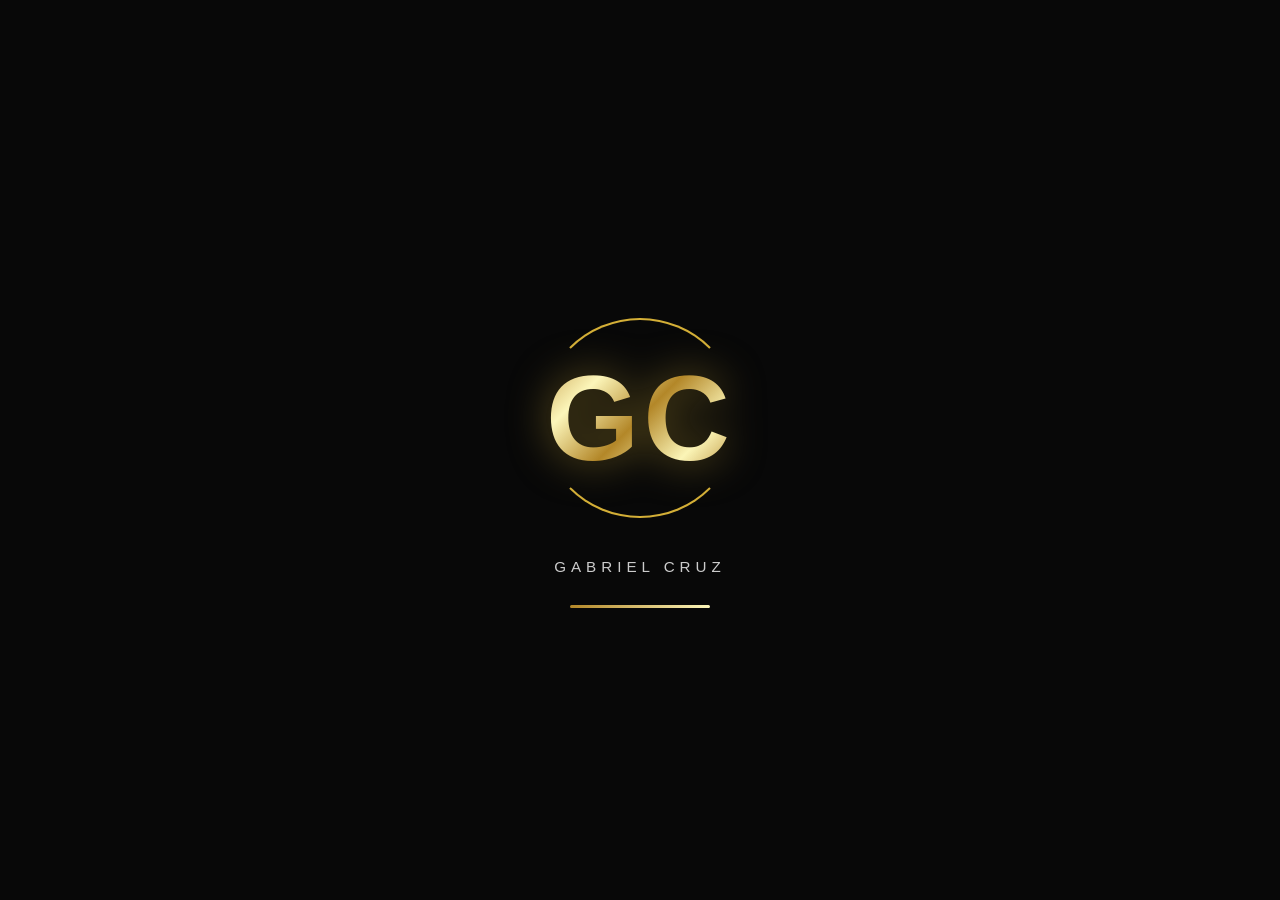
<file: index.html>
<!DOCTYPE html>
<html lang="es">
<head>
  <meta charset="UTF-8">
  <meta name="viewport" content="width=device-width, initial-scale=1.0">
  <title>Gabriel Cruz | Relojes</title>
  <style>
    * {
      margin: 0;
      padding: 0;
      box-sizing: border-box;
    }

    body {
      background-color: #080808;
      height: 100vh;
      display: flex;
      justify-content: center;
      align-items: center;
      flex-direction: column;
      font-family: 'Segoe UI', Roboto, Helvetica, Arial, sans-serif;
      overflow: hidden;
    }

    /* Contenedor del Logo */
    .logo-container {
      position: relative;
      display: flex;
      justify-content: center;
      align-items: center;
      width: 250px;
      height: 250px;
    }

    /* Texto GC con gradiente dorado */
   .initials {
  font-size: 7.5rem;
  font-weight: 900;
  letter-spacing: 4px;
  background: linear-gradient(135deg, #bf953f, #fcf6ba, #b38728, #fbf5b7, #aa771c);
  background-clip: text;
  -webkit-background-clip: text;
  -webkit-text-fill-color: transparent;
  filter: drop-shadow(0 0 20px rgba(212, 175, 55, 0.5));
  animation: zoomIn 1.2s cubic-bezier(0.22, 1, 0.36, 1) forwards;
}
    /* Anillo dorado giratorio */
    .ring {
      position: absolute;
      width: 200px;
      height: 200px;
      border: 2px solid transparent;
      border-top-color: #d4af37;
      border-bottom-color: #d4af37;
      border-radius: 50%;
      animation: spin 3s linear infinite;
    }

    /* Subtítulo Gabriel Cruz */
    .brand-name {
      color: #cccccc;
      font-size: 0.95rem;
      letter-spacing: 5px;
      text-transform: uppercase;
      margin-top: 15px;
      opacity: 0;
      animation: fadeIn 1s ease-in 1s forwards;
    }

    /* Barra de carga corregida */
    .loader-bar {
      width: 140px;
      height: 3px;
      background: #222222;
      margin-top: 30px;
      border-radius: 3px;
      overflow: hidden;
    }

    .loader-progress {
      width: 0%;
      height: 100%;
      background: linear-gradient(90deg, #b38728, #fcf6ba);
      animation: loadProgress 5s linear forwards;
    }

    /* Animaciones */
    @keyframes zoomIn {
      0% {
        opacity: 0;
        transform: scale(0.4);
      }
      100% {
        opacity: 1;
        transform: scale(1);
      }
    }

    @keyframes spin {
      0% { transform: rotate(0deg); }
      100% { transform: rotate(360deg); }
    }

    @keyframes fadeIn {
      from { opacity: 0; }
      to { opacity: 1; }
    }

    @keyframes loadProgress {
      0% { width: 0%; }
      100% { width: 100%; }
    }
  </style>
</head>
<body>

  <div class="logo-container">
    <div class="ring"></div>
    <h1 class="initials">GC</h1>
  </div>
  
  <p class="brand-name">Gabriel Cruz</p>

  <div class="loader-bar">
    <div class="loader-progress"></div>
  </div>

  <script>
    // Redirección automática a los 5 segundos a tu catálogo
    setTimeout(() => {
      window.location.href = "gaby.html";
    }, 5000);
  </script>

</body>
</html>
</file>
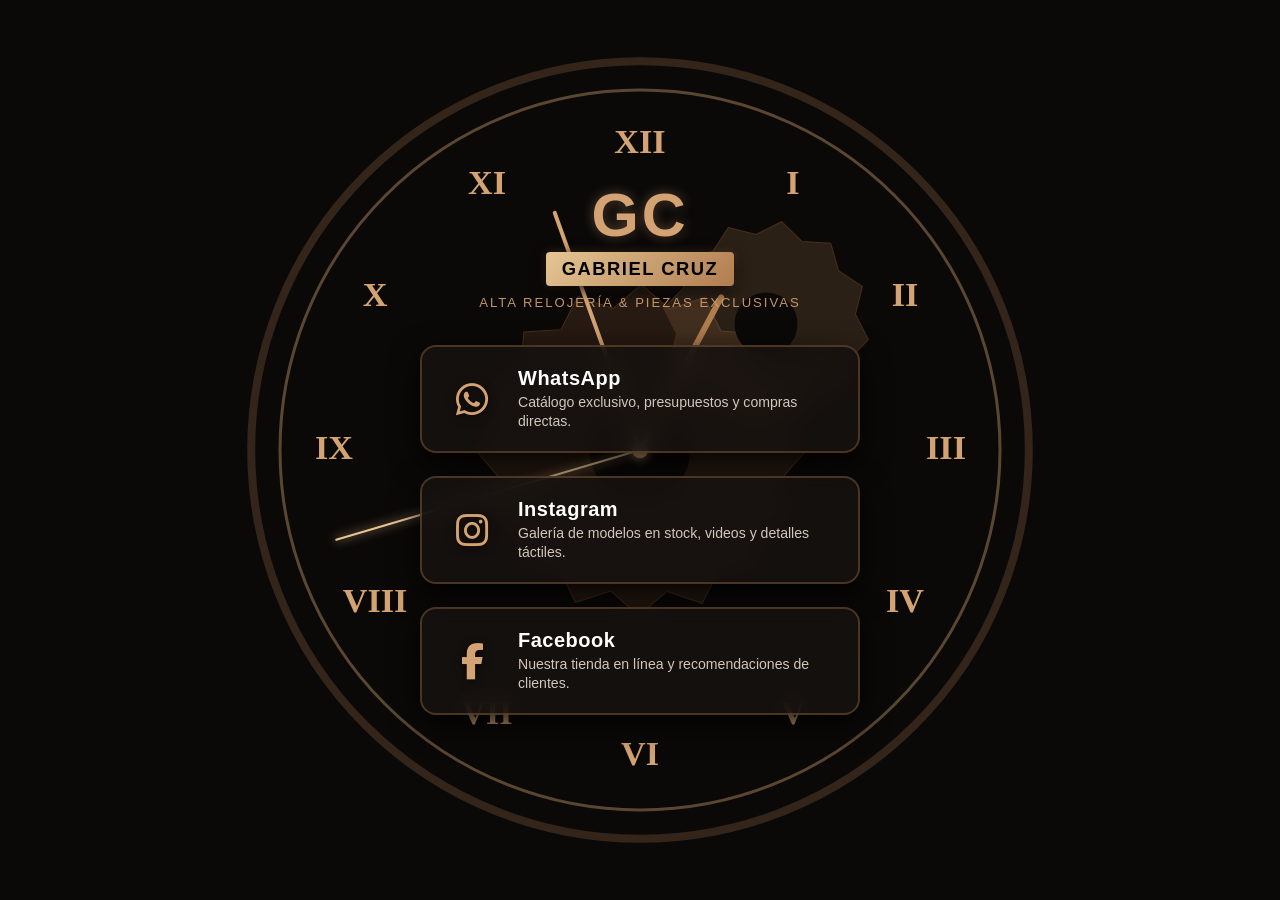
<file: contacto/reloj.html>
<!DOCTYPE html>
<html lang="es">
<head>
  <meta charset="UTF-8">
  <meta name="viewport" content="width=device-width, initial-scale=1.0">
  <title>Relojería & Alta Gama - Gabriel Cruz</title>
  <!-- FontAwesome para Logos Oficiales -->
  <link rel="stylesheet" href="https://cdnjs.cloudflare.com/ajax/libs/font-awesome/6.4.0/css/all.min.css">
  <link rel="stylesheet" href="uno.css">
</head>
<body>

  <!-- Fondo de Relojería de Lujo en Canvas -->
  <canvas id="clockCanvas"></canvas>

  <main class="container">
    <!-- Encabezado de Marca -->
    <header class="profile-header">
      <div class="logo-gc">GC</div>
      <h1 class="user-name">Gabriel Cruz</h1>
      <p class="tagline">Alta Relojería & Piezas Exclusivas</p>
    </header>

    <!-- Pila de Cuadros de Contacto -->
    <section class="cards-stack">
      
      <!-- Card WhatsApp -->
      <a href="https://wa.me/message/UAH6AY7OISSFI1" target="_blank" class="contact-card" aria-label="WhatsApp">
        <div class="card-icon">
          <i class="fa-brands fa-whatsapp"></i>
        </div>
        <div class="card-info">
          <h2>WhatsApp</h2>
          <p>Catálogo exclusivo, presupuestos y compras directas.</p>
        </div>
      </a>

      <!-- Card Instagram -->
      <a href="https://www.instagram.com/gabi_cruz172?igsi=MWp3cmtiYWUwY3o2" target="_blank" class="contact-card" aria-label="Instagram">
        <div class="card-icon">
          <i class="fa-brands fa-instagram"></i>
        </div>
        <div class="card-info">
          <h2>Instagram</h2>
          <p>Galería de modelos en stock, videos y detalles táctiles.</p>
        </div>
      </a>

      <!-- Card Facebook -->
      <a href="https://www.facebook.com/share/1FUnqECRGf/" target="_blank" class="contact-card" aria-label="Facebook">
        <div class="card-icon">
          <i class="fa-brands fa-facebook-f"></i>
        </div>
        <div class="card-info">
          <h2>Facebook</h2>
          <p>Nuestra tienda en línea y recomendaciones de clientes.</p>
        </div>
      </a>

    </section>
  </main>

  <script src="reloj.js"></script>
</body>
</html>
</file>
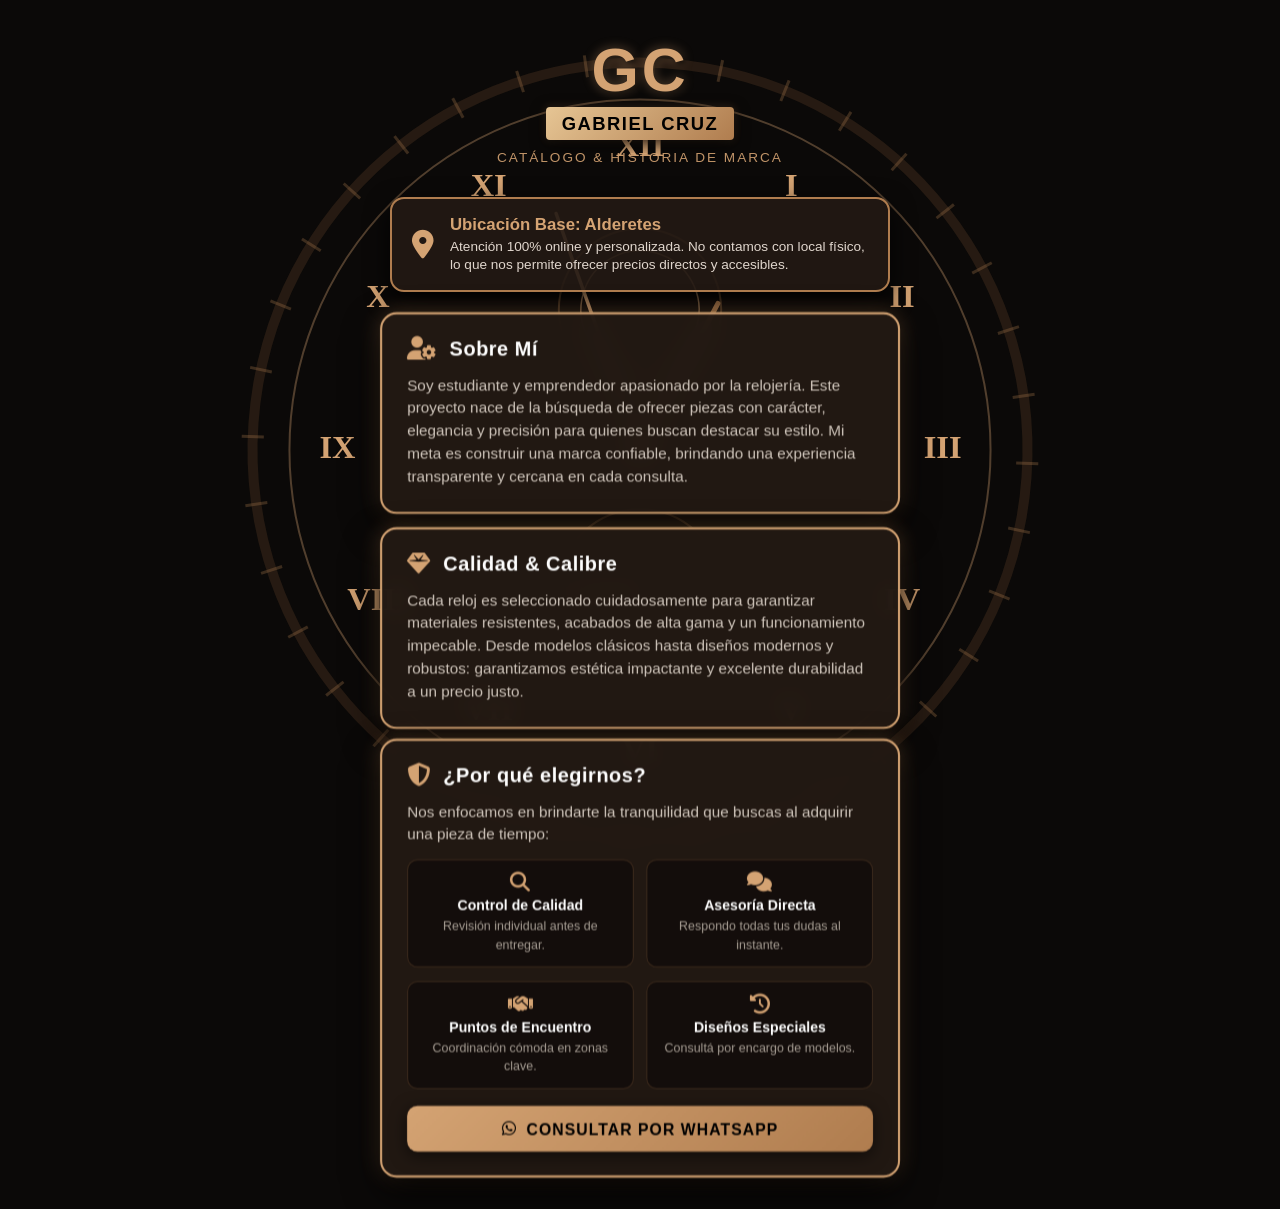
<file: yo/nosotros.html>
<!DOCTYPE html>
<html lang="es">
<head>
  <meta charset="UTF-8">
  <meta name="viewport" content="width=device-width, initial-scale=1.0">
  <title>Acerca de Mí - Gabriel Cruz | Alta Relojería</title>
  <!-- FontAwesome para Iconos -->
  <link rel="stylesheet" href="https://cdnjs.cloudflare.com/ajax/libs/font-awesome/6.4.0/css/all.min.css">
  <link rel="stylesheet" href="nosotros.css">
</head>
<body>

  <!-- Fondo de Reloj de Lujo (Diseño Regulador / Tourbillon) -->
  <canvas id="clockCanvas"></canvas>

  <main class="container">
    <!-- Encabezado de Marca -->
    <header class="profile-header">
      <div class="logo-gc">GC</div>
      <h1 class="user-name">Gabriel Cruz</h1>
      <p class="tagline">Catálogo & Historia de Marca</p>
    </header>

    <!-- Banner Principal de Ubicación -->
    <div class="location-card">
      <i class="fa-solid fa-location-dot"></i>
      <div>
        <h3>Ubicación Base: Alderetes</h3>
        <p>Atención 100% online y personalizada. No contamos con local físico, lo que nos permite ofrecer precios directos y accesibles.</p>
      </div>
    </div>

    <!-- Pila de Cuadros de Información -->
    <section class="cards-stack">
      
      <!-- Cuadro 1: Sobre Mí -->
      <article class="info-card">
        <div class="card-header-title">
          <i class="fa-solid fa-user-gear"></i>
          <h2>Sobre Mí</h2>
        </div>
        <p>
          Soy estudiante y emprendedor apasionado por la relojería. Este proyecto nace de la búsqueda de ofrecer piezas con carácter, elegancia y precisión para quienes buscan destacar su estilo. Mi meta es construir una marca confiable, brindando una experiencia transparente y cercana en cada consulta.
        </p>
      </article>

      <!-- Cuadro 2: Calidad de los Relojes -->
      <article class="info-card">
        <div class="card-header-title">
          <i class="fa-solid fa-gem"></i>
          <h2>Calidad & Calibre</h2>
        </div>
        <p>
          Cada reloj es seleccionado cuidadosamente para garantizar materiales resistentes, acabados de alta gama y un funcionamiento impecable. Desde modelos clásicos hasta diseños modernos y robustos: garantizamos estética impactante y excelente durabilidad a un precio justo.
        </p>
      </article>

      <!-- Cuadro 3: Por qué Elegirnos / Valor Agregado -->
      <article class="info-card">
        <div class="card-header-title">
          <i class="fa-solid fa-shield-halved"></i>
          <h2>¿Por qué elegirnos?</h2>
        </div>
        <p style="margin-bottom: 0.5rem;">
          Nos enfocamos en brindarte la tranquilidad que buscas al adquirir una pieza de tiempo:
        </p>

        <div class="features-grid">
          <div class="feature-item">
            <i class="fa-solid fa-magnifying-glass"></i>
            <h4>Control de Calidad</h4>
            <p>Revisión individual antes de entregar.</p>
          </div>
          <div class="feature-item">
            <i class="fa-solid fa-comments"></i>
            <h4>Asesoría Directa</h4>
            <p>Respondo todas tus dudas al instante.</p>
          </div>
          <div class="feature-item">
            <i class="fa-solid fa-handshake"></i>
            <h4>Puntos de Encuentro</h4>
            <p>Coordinación cómoda en zonas clave.</p>
          </div>
          <div class="feature-item">
            <i class="fa-solid fa-clock-rotate-left"></i>
            <h4>Diseños Especiales</h4>
            <p>Consultá por encargo de modelos.</p>
          </div>
        </div>

        <a href="https://wa.me/message/UAH6AY7OISSFI1" target="_blank" class="cta-button">
          <i class="fa-brands fa-whatsapp"></i> Consultar por WhatsApp
        </a>
      </article>

    </section>
  </main>

  <script src="nosotros.js"></script>
</body>
</html>
</file>
<file: contacto/uno.css>
:root {
  /* Paleta Bronce y Marrón Metalizado */
  --bronze-light: #d4a373;
  --bronze-primary: #b07d4f;
  --bronze-dark: #7a5230;
  --bronze-deep: #4a2f1b;
  --bg-deep-black: #0b0908;
  --card-bg: rgba(22, 18, 15, 0.88);
  --card-border: rgba(176, 125, 79, 0.35);
  --text-dark: #000000;
}

* {
  margin: 0;
  padding: 0;
  box-sizing: border-box;
}

body {
  font-family: 'Segoe UI', -apple-system, BlinkMacSystemFont, Roboto, sans-serif;
  background-color: var(--bg-deep-black);
  color: #ffffff;
  min-height: 100vh;
  display: flex;
  justify-content: center;
  align-items: center;
  overflow-x: hidden;
  position: relative;
}

/* Canvas del Reloj de Fondo */
#clockCanvas {
  position: fixed;
  top: 0;
  left: 0;
  width: 100vw;
  height: 100vh;
  z-index: 1;
  pointer-events: none;
}

/* Contenedor Principal */
.container {
  position: relative;
  z-index: 2;
  width: 100%;
  max-width: 480px;
  padding: 2.5rem 1.25rem;
  display: flex;
  flex-direction: column;
  align-items: center;
}

/* Encabezado */
.profile-header {
  text-align: center;
  margin-bottom: 2.2rem;
}

.logo-gc {
  font-size: 3.8rem;
  font-weight: 900;
  color: var(--bronze-light);
  text-shadow: 0 0 12px rgba(212, 163, 115, 0.4),
               2px 2px 4px rgba(0, 0, 0, 0.9);
  letter-spacing: 3px;
  line-height: 1;
  margin-bottom: 0.4rem;
}

.user-name {
  font-size: 1.15rem;
  font-weight: 800;
  color: var(--text-dark);
  background: linear-gradient(135deg, #e6c594, var(--bronze-primary));
  padding: 0.35rem 1rem;
  border-radius: 4px;
  text-transform: uppercase;
  letter-spacing: 1.5px;
  box-shadow: 0 4px 15px rgba(0, 0, 0, 0.8),
              0 0 10px rgba(176, 125, 79, 0.3);
  display: inline-block;
}

.tagline {
  margin-top: 0.6rem;
  font-size: 0.82rem;
  color: var(--bronze-light);
  letter-spacing: 2px;
  text-transform: uppercase;
  opacity: 0.9;
}

/* Pila de Cuadros */
.cards-stack {
  display: flex;
  flex-direction: column;
  gap: 1.4rem;
  width: 100%;
}

.contact-card {
  display: flex;
  align-items: center;
  gap: 1.25rem;
  background: var(--card-bg);
  backdrop-filter: blur(12px);
  border: 2px solid var(--card-border);
  border-radius: 16px;
  padding: 1.25rem 1.5rem;
  text-decoration: none;
  color: #ffffff;
  box-shadow: 0 10px 30px rgba(0, 0, 0, 0.85);
  transition: transform 0.35s cubic-bezier(0.2, 0.8, 0.2, 1),
              border-color 0.35s ease,
              box-shadow 0.35s ease,
              background 0.35s ease;
  will-change: transform, border-color, box-shadow;
}

.card-icon {
  font-size: 2.3rem;
  color: var(--bronze-light);
  display: flex;
  align-items: center;
  justify-content: center;
  min-width: 52px;
  filter: drop-shadow(0 2px 4px rgba(0, 0, 0, 0.6));
}

.card-info h2 {
  font-size: 1.25rem;
  font-weight: 700;
  color: #ffffff;
  margin-bottom: 0.2rem;
  letter-spacing: 0.5px;
}

.card-info p {
  font-size: 0.88rem;
  color: #d1c7bd;
  line-height: 1.35;
}

/* Efecto al pasar cursor o deslizar/tocar en móviles */
.contact-card:hover,
.contact-card:active,
.contact-card.card-active {
  transform: scale(1.05);
  border-color: var(--bronze-light);
  background: rgba(35, 26, 20, 0.95);
  box-shadow: 0 14px 35px rgba(0, 0, 0, 0.9),
              0 0 20px rgba(176, 125, 79, 0.4);
}
</file>
<file: yo/nosotros.css>
:root {
  /* Paleta Bronce Metálico Opaco y Marrón Bronce */
  --bronze-light: #d4a373;
  --bronze-primary: #b07d4f;
  --bronze-dark: #7a5230;
  --bronze-deep: #4a2f1b;
  --bg-deep-black: #0b0908;
  --card-bg: rgba(22, 18, 15, 0.90);
  --card-border: rgba(176, 125, 79, 0.38);
  --text-dark: #000000;
}

* {
  margin: 0;
  padding: 0;
  box-sizing: border-box;
}

body {
  font-family: 'Segoe UI', -apple-system, BlinkMacSystemFont, Roboto, sans-serif;
  background-color: var(--bg-deep-black);
  color: #ffffff;
  min-height: 100vh;
  display: flex;
  justify-content: center;
  align-items: center;
  overflow-x: hidden;
  position: relative;
}

/* Canvas del Reloj de Fondo */
#clockCanvas {
  position: fixed;
  top: 0;
  left: 0;
  width: 100vw;
  height: 100vh;
  z-index: 1;
  pointer-events: none;
}

/* Contenedor Principal */
.container {
  position: relative;
  z-index: 2;
  width: 100%;
  max-width: 540px;
  padding: 2.5rem 1.25rem;
  display: flex;
  flex-direction: column;
  align-items: center;
}

/* Encabezado */
.profile-header {
  text-align: center;
  margin-bottom: 2rem;
}

.logo-gc {
  font-size: 3.8rem;
  font-weight: 900;
  color: var(--bronze-light);
  text-shadow: 0 0 12px rgba(212, 163, 115, 0.4),
               2px 2px 4px rgba(0, 0, 0, 0.9);
  letter-spacing: 3px;
  line-height: 1;
  margin-bottom: 0.4rem;
}

.user-name {
  font-size: 1.15rem;
  font-weight: 800;
  color: var(--text-dark);
  background: linear-gradient(135deg, #e6c594, var(--bronze-primary));
  padding: 0.35rem 1rem;
  border-radius: 4px;
  text-transform: uppercase;
  letter-spacing: 1.5px;
  box-shadow: 0 4px 15px rgba(0, 0, 0, 0.8),
              0 0 10px rgba(176, 125, 79, 0.3);
  display: inline-block;
}

.tagline {
  margin-top: 0.6rem;
  font-size: 0.85rem;
  color: var(--bronze-light);
  letter-spacing: 2px;
  text-transform: uppercase;
  opacity: 0.9;
}

/* Tarjeta Banner de Ubicación */
.location-card {
  width: 100%;
  background: rgba(35, 26, 20, 0.92);
  border: 2px solid var(--bronze-primary);
  border-radius: 14px;
  padding: 1rem 1.25rem;
  display: flex;
  align-items: center;
  gap: 1rem;
  margin-bottom: 1.5rem;
  box-shadow: 0 8px 25px rgba(0, 0, 0, 0.8);
}

.location-card i {
  font-size: 1.8rem;
  color: var(--bronze-light);
  flex-shrink: 0;
}

.location-card h3 {
  font-size: 1.05rem;
  color: var(--bronze-light);
  font-weight: 700;
  margin-bottom: 0.2rem;
}

.location-card p {
  font-size: 0.85rem;
  color: #e0d6cd;
  line-height: 1.3;
}

/* Pila de Cuadros Informativos */
.cards-stack {
  display: flex;
  flex-direction: column;
  gap: 1.4rem;
  width: 100%;
}

.info-card {
  background: var(--card-bg);
  backdrop-filter: blur(12px);
  border: 2px solid var(--card-border);
  border-radius: 16px;
  padding: 1.4rem 1.5rem;
  box-shadow: 0 10px 30px rgba(0, 0, 0, 0.85);
  transition: transform 0.35s cubic-bezier(0.2, 0.8, 0.2, 1),
              border-color 0.35s ease,
              box-shadow 0.35s ease,
              background 0.35s ease;
}

.card-header-title {
  display: flex;
  align-items: center;
  gap: 0.8rem;
  margin-bottom: 0.75rem;
}

.card-header-title i {
  font-size: 1.4rem;
  color: var(--bronze-light);
}

.card-header-title h2 {
  font-size: 1.2rem;
  font-weight: 700;
  color: #ffffff;
  letter-spacing: 0.5px;
}

.info-card p {
  font-size: 0.92rem;
  color: #d1c7bd;
  line-height: 1.5;
}

/* Mosaico de Ventajas */
.features-grid {
  display: grid;
  grid-template-columns: 1fr 1fr;
  gap: 0.8rem;
  margin-top: 0.8rem;
}

.feature-item {
  background: rgba(10, 8, 7, 0.6);
  border: 1px solid rgba(176, 125, 79, 0.25);
  border-radius: 10px;
  padding: 0.75rem;
  text-align: center;
}

.feature-item i {
  font-size: 1.2rem;
  color: var(--bronze-light);
  margin-bottom: 0.3rem;
}

.feature-item h4 {
  font-size: 0.85rem;
  color: #ffffff;
  margin-bottom: 0.2rem;
}

.feature-item p {
  font-size: 0.75rem;
  color: #a89f95;
}

/* Botón Call to Action */
.cta-button {
  display: inline-flex;
  align-items: center;
  justify-content: center;
  gap: 0.6rem;
  margin-top: 1rem;
  width: 100%;
  padding: 0.85rem;
  background: linear-gradient(135deg, var(--bronze-light), var(--bronze-primary));
  color: var(--text-dark);
  font-weight: 800;
  font-size: 0.95rem;
  text-decoration: none;
  border-radius: 10px;
  text-transform: uppercase;
  letter-spacing: 1px;
  box-shadow: 0 4px 15px rgba(0,0,0,0.5);
  transition: background 0.3s ease, transform 0.2s ease;
}

.cta-button:hover {
  background: linear-gradient(135deg, #e6c594, var(--bronze-light));
  transform: translateY(-2px);
}

/* Efectos al pasar el cursor o al tocar en móviles */
.info-card:hover,
.info-card:active,
.info-card.card-active {
  transform: scale(1.04);
  border-color: var(--bronze-light);
  background: rgba(35, 26, 20, 0.95);
  box-shadow: 0 14px 35px rgba(0, 0, 0, 0.9),
              0 0 20px rgba(176, 125, 79, 0.4);
}
</file>
